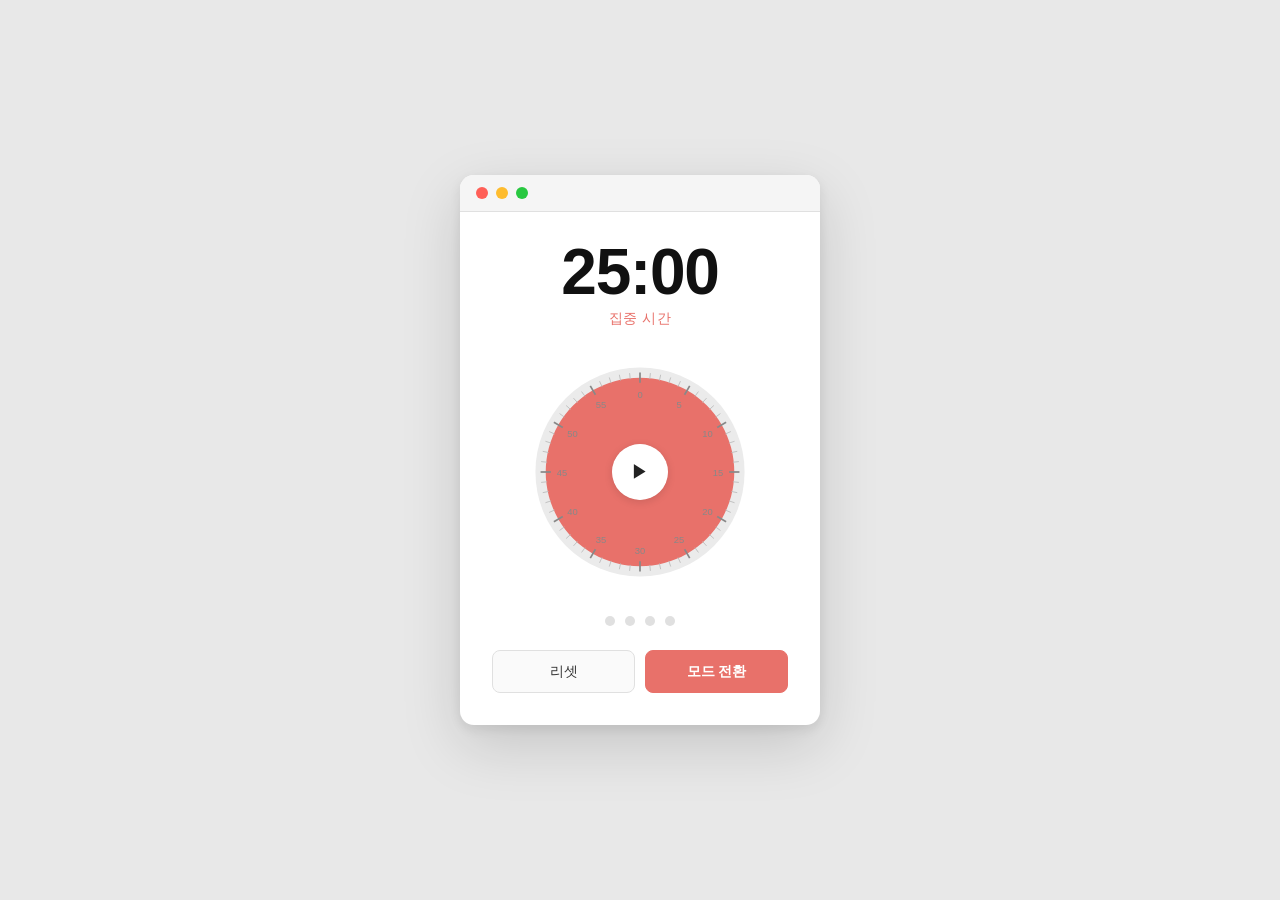
<file: index.html>
<!DOCTYPE html>
<html lang="ko">
<head>
  <meta charset="UTF-8">
  <meta name="viewport" content="width=device-width, initial-scale=1.0">
  <title>포모도로 타이머</title>
  <link rel="stylesheet" href="style.css">
</head>
<body>
  <div class="window">
    <div class="window-bar">
      <span class="traffic-dot red"></span>
      <span class="traffic-dot yellow"></span>
      <span class="traffic-dot green"></span>
    </div>

    <div class="app">
      <div class="time-section">
        <div id="time-display" class="time-display">25:00</div>
        <div id="mode-label" class="mode-label">집중 시간</div>
      </div>

      <div class="clock-wrap">
        <svg id="clock-svg" class="clock-svg" viewBox="0 0 280 280">
          <circle cx="140" cy="140" r="122" fill="#ebebeb"/>
          <path id="progress-path" fill="#e8716a"/>
          <g id="ticks"></g>
          <g id="tick-numbers"></g>
          <circle cx="140" cy="140" r="32" fill="white"/>
        </svg>
        <button id="center-btn" class="center-btn" onclick="toggleTimer()">▶</button>
      </div>

      <div id="session-dots" class="session-dots"></div>

      <div class="controls">
        <button class="btn" onclick="resetTimer()">리셋</button>
        <button class="btn btn-accent" onclick="switchMode()">모드 전환</button>
      </div>
    </div>
  </div>

  <script src="script.js"></script>
</body>
</html>
</file>
<file: style.css>
* {
  margin: 0;
  padding: 0;
  box-sizing: border-box;
}

body {
  background: #e8e8e8;
  min-height: 100vh;
  display: flex;
  align-items: center;
  justify-content: center;
  font-family: -apple-system, BlinkMacSystemFont, 'Segoe UI', sans-serif;
}

/* 맥 스타일 윈도우 */
.window {
  background: #fff;
  border-radius: 14px;
  box-shadow: 0 20px 60px rgba(0,0,0,0.15), 0 4px 12px rgba(0,0,0,0.08);
  overflow: hidden;
  width: 360px;
}

.window-bar {
  background: #f5f5f5;
  border-bottom: 1px solid #e0e0e0;
  padding: 12px 16px;
  display: flex;
  gap: 8px;
  align-items: center;
}

.traffic-dot {
  width: 12px;
  height: 12px;
  border-radius: 50%;
}
.traffic-dot.red    { background: #ff5f57; }
.traffic-dot.yellow { background: #febc2e; }
.traffic-dot.green  { background: #28c840; }

/* 앱 본문 */
.app {
  padding: 28px 32px 32px;
  display: flex;
  flex-direction: column;
  align-items: center;
  gap: 24px;
}

/* 시간 표시 */
.time-section {
  text-align: center;
}

.time-display {
  font-size: 4rem;
  font-weight: 800;
  color: #111;
  letter-spacing: -0.02em;
  line-height: 1;
}

.mode-label {
  margin-top: 6px;
  font-size: 0.85rem;
  color: #e8716a;
  font-weight: 500;
  letter-spacing: 0.04em;
}

body.break-mode .mode-label {
  color: #0f9b8e;
}

/* 클락페이스 */
.clock-wrap {
  position: relative;
  width: 240px;
  height: 240px;
}

.clock-svg {
  width: 100%;
  height: 100%;
}

/* 중앙 재생 버튼 */
.center-btn {
  position: absolute;
  inset: 0;
  margin: auto;
  width: 56px;
  height: 56px;
  border-radius: 50%;
  border: none;
  background: white;
  box-shadow: 0 2px 8px rgba(0,0,0,0.12);
  font-size: 1.1rem;
  cursor: pointer;
  color: #222;
  display: flex;
  align-items: center;
  justify-content: center;
  transition: transform 0.1s, box-shadow 0.1s;
}

.center-btn:hover {
  box-shadow: 0 4px 14px rgba(0,0,0,0.18);
  transform: scale(1.05);
}

.center-btn:active {
  transform: scale(0.97);
}

body.break-mode #progress-path {
  fill: #0f9b8e;
}

/* 세션 점 */
.session-dots {
  display: flex;
  gap: 10px;
}

.dot {
  width: 10px;
  height: 10px;
  border-radius: 50%;
  background: #e0e0e0;
  transition: background 0.3s ease;
}

.dot.filled {
  background: #e8716a;
}

body.break-mode .dot.filled {
  background: #0f9b8e;
}

/* 하단 버튼 */
.controls {
  display: flex;
  gap: 10px;
  width: 100%;
}

.btn {
  flex: 1;
  padding: 11px 0;
  border: 1.5px solid #e0e0e0;
  border-radius: 8px;
  background: #fafafa;
  color: #333;
  font-size: 0.9rem;
  cursor: pointer;
  transition: background 0.15s, transform 0.1s;
}

.btn:hover {
  background: #f0f0f0;
}

.btn:active {
  transform: scale(0.98);
}

.btn-accent {
  background: #e8716a;
  border-color: #e8716a;
  color: white;
  font-weight: 600;
}

.btn-accent:hover {
  background: #d96059;
}

body.break-mode .btn-accent {
  background: #0f9b8e;
  border-color: #0f9b8e;
}

body.break-mode .btn-accent:hover {
  background: #0d8a7e;
}
</file>
